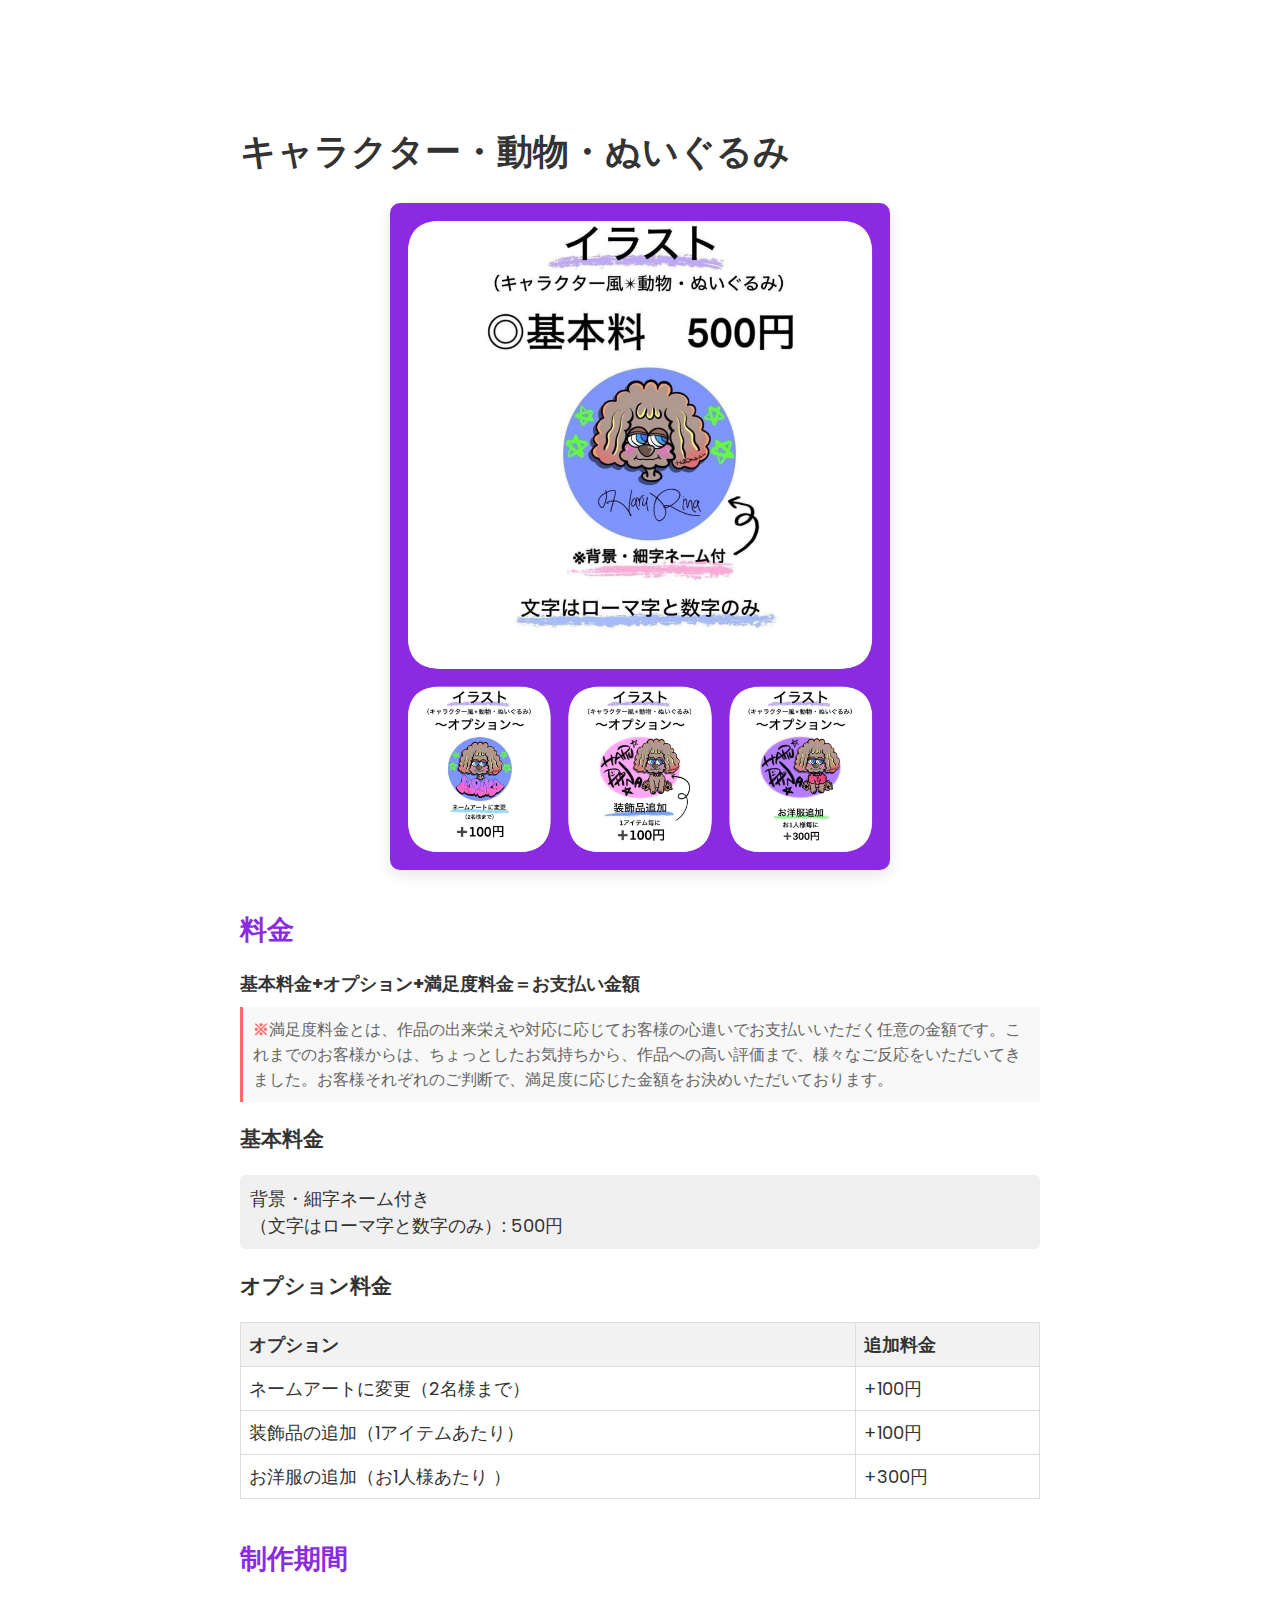
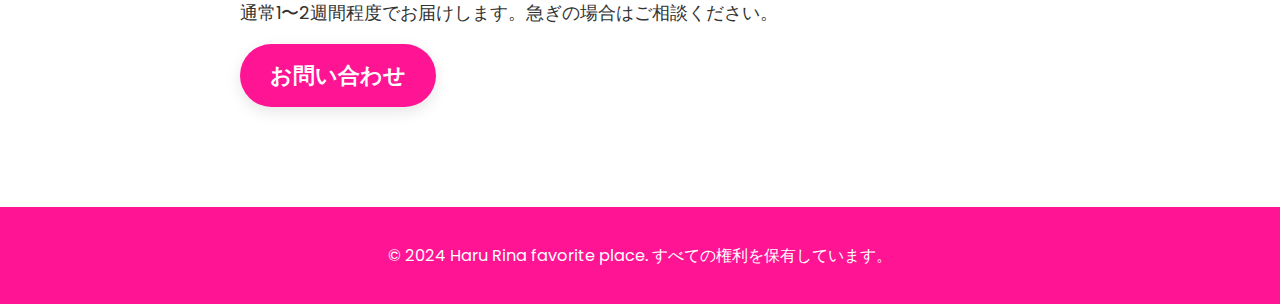
<file: detail-animal.html>
<!DOCTYPE html>
<html lang="ja">
<head>
    <meta charset="UTF-8">
    <meta name="viewport" content="width=device-width, initial-scale=1.0">
    <title>キャラクター・動物・ぬいぐるみイラスト - 詳細 | Haru Rina favorite place</title>
    <link rel="stylesheet" href="style.css">
    <style>
        .bold-text {
            font-weight: bold;
            margin-top: 10px;
            margin-bottom: 10px;
        }
        .annotation {
            font-size: 0.9em;
            color: #666;
            border-left: 3px solid #ff6b6b;
            padding: 10px;
            margin: 10px 0;
            background-color: #f8f8f8;
        }
        .annotation-mark {
            color: #ff6b6b;
            font-weight: bold;
        }
        .detail-section ul {
            list-style-type: none;
            padding-left: 0;
        }
        .detail-section li {
            margin-bottom: 10px;
            padding: 10px;
            background-color: #f0f0f0;
            border-radius: 5px;
        }
        .detail-section h2 {
            color: var(--secondary-color);
            margin-top: 40px;
            margin-bottom: 20px;
        }
        .price-table {
            width: 100%;
            border-collapse: collapse;
            margin-top: 20px;
        }
        .price-table th, .price-table td {
            border: 1px solid #ddd;
            padding: 8px;
            text-align: left;
        }
        .price-table th {
            background-color: #f2f2f2;
        }
    </style>
</head>
<body>
    <header class="header">
        <nav class="nav">
            <a href="index.html">ホーム</a>
            <a href="index.html#about">プロフィール</a>
            <a href="index.html#candies">メニュー</a>
            <a href="index.html#contact">お問い合わせ</a>
        </nav>
    </header>

    <section class="detail-section">
        <h1>キャラクター・動物・ぬいぐるみ</h1>
        <img src="/images/キャラクター動物説明.png" alt="イラスト キャラクター・動物・ぬいぐるみ" class="detail-image">
        
        <h2>料金</h2>
        <p class="bold-text">基本料金+オプション+満足度料金＝お支払い金額</p>
        <p class="annotation">
            <span class="annotation-mark">※</span>満足度料金とは、作品の出来栄えや対応に応じてお客様の心遣いでお支払いいただく任意の金額です。これまでのお客様からは、ちょっとしたお気持ちから、作品への高い評価まで、様々なご反応をいただいてきました。お客様それぞれのご判断で、満足度に応じた金額をお決めいただいております。
        </p>
        <h3>基本料金</h3>
        <ul>
            <li>背景・細字ネーム付き<br>（文字はローマ字と数字のみ）: 500円</li>
        </ul>
        <h3>オプション料金</h3>
        <table class="price-table">
            <tr>
                <th>オプション</th>
                <th>追加料金</th>
            </tr>
            <tr>
                <td>ネームアートに変更（2名様まで）</td>
                <td>+100円</td>
            </tr>
            <tr>
                <td>装飾品の追加（1アイテムあたり）</td>
                <td>+100円</td>
            </tr>
            <tr>
                <td>お洋服の追加（お1人様あたり ）</td>
                <td>+300円</td>
            </tr>
        </table>
        <h2>制作期間</h2>
        <p>通常1〜2週間程度でお届けします。急ぎの場合はご相談ください。</p>
        <a href="index.html#contact" class="cta-button">お問い合わせ</a>
    </section>

    <footer>
        <p>© 2024 Haru Rina favorite place. すべての権利を保有しています。</p>
    </footer>
</body>
</html>
</file>
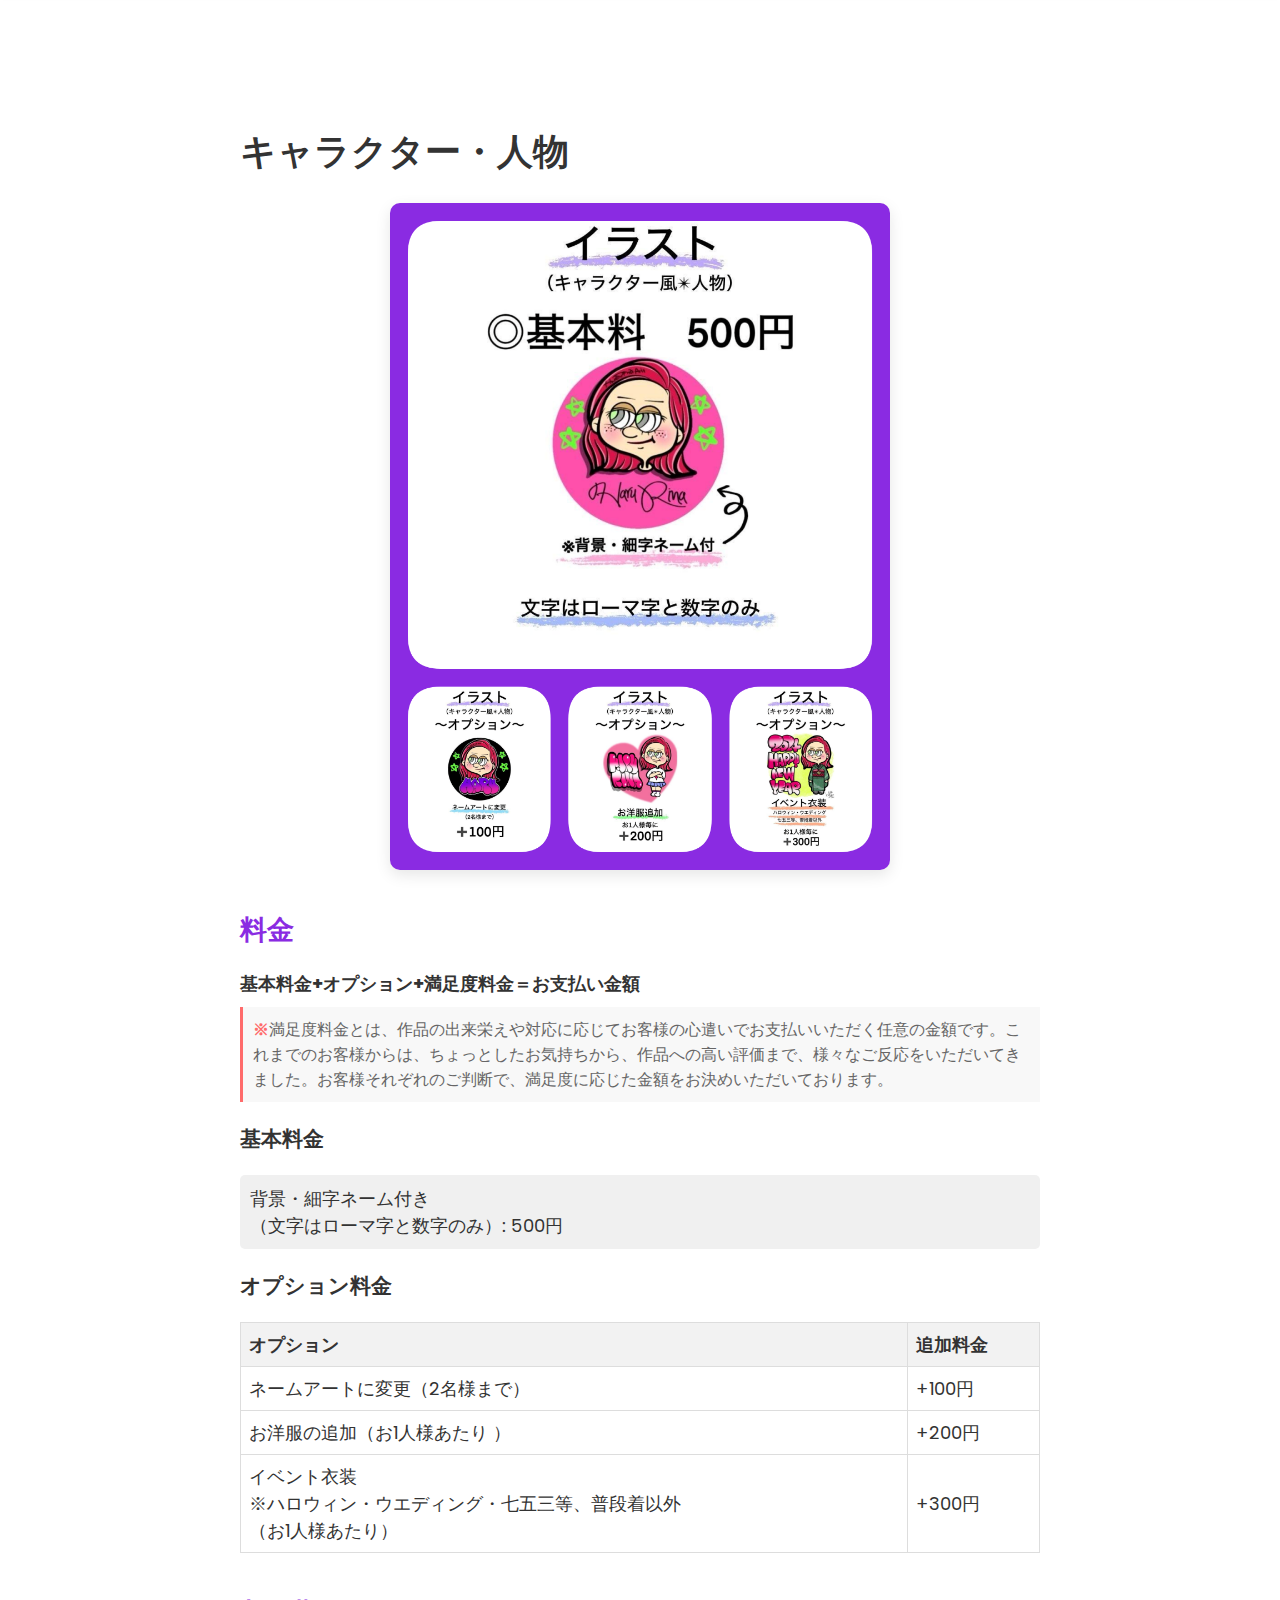
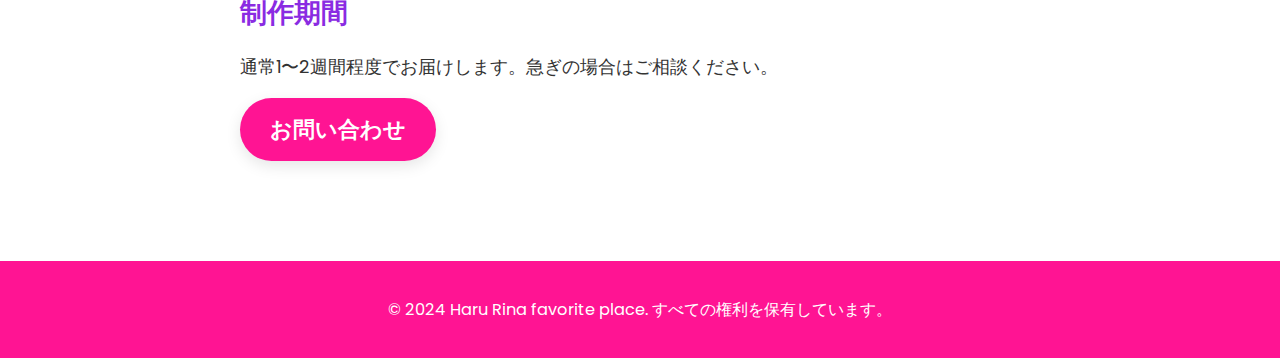
<file: detail-character.html>
<!DOCTYPE html>
<html lang="ja">
<head>
    <meta charset="UTF-8">
    <meta name="viewport" content="width=device-width, initial-scale=1.0">
    <title>キャラクター・動物・ぬいぐるみイラスト - 詳細 | Haru Rina favorite place</title>
    <link rel="stylesheet" href="style.css">
    <style>
        .bold-text {
            font-weight: bold;
            margin-top: 10px;
            margin-bottom: 10px;
        }
        .annotation {
            font-size: 0.9em;
            color: #666;
            border-left: 3px solid #ff6b6b;
            padding: 10px;
            margin: 10px 0;
            background-color: #f8f8f8;
        }
        .annotation-mark {
            color: #ff6b6b;
            font-weight: bold;
        }
        .detail-section ul {
            list-style-type: none;
            padding-left: 0;
        }
        .detail-section li {
            margin-bottom: 10px;
            padding: 10px;
            background-color: #f0f0f0;
            border-radius: 5px;
        }
        .detail-section h2 {
            color: var(--secondary-color);
            margin-top: 40px;
            margin-bottom: 20px;
        }
        .price-table {
            width: 100%;
            border-collapse: collapse;
            margin-top: 20px;
        }
        .price-table th, .price-table td {
            border: 1px solid #ddd;
            padding: 8px;
            text-align: left;
        }
        .price-table th {
            background-color: #f2f2f2;
        }
    </style>
</head>
<body>
    <header class="header">
        <nav class="nav">
            <a href="index.html">ホーム</a>
            <a href="index.html#about">プロフィール</a>
            <a href="index.html#candies">メニュー</a>
            <a href="index.html#contact">お問い合わせ</a>
        </nav>
    </header>

    <section class="detail-section">
        <h1>キャラクター・人物</h1>
        <img src="/images/キャラクター人物説明.png" alt="イラスト キャラクター・動物・ぬいぐるみ" class="detail-image">
        
        <h2>料金</h2>
        <p class="bold-text">基本料金+オプション+満足度料金＝お支払い金額</p>
        <p class="annotation">
            <span class="annotation-mark">※</span>満足度料金とは、作品の出来栄えや対応に応じてお客様の心遣いでお支払いいただく任意の金額です。これまでのお客様からは、ちょっとしたお気持ちから、作品への高い評価まで、様々なご反応をいただいてきました。お客様それぞれのご判断で、満足度に応じた金額をお決めいただいております。
        </p>
        <h3>基本料金</h3>
        <ul>
            <li>背景・細字ネーム付き<br>（文字はローマ字と数字のみ）: 500円</li>
        </ul>
        <h3>オプション料金</h3>
        <table class="price-table">
            <tr>
                <th>オプション</th>
                <th>追加料金</th>
            </tr>
            <tr>
                <td>ネームアートに変更（2名様まで）</td>
                <td>+100円</td>
            </tr>
            <tr>
                <td>お洋服の追加（お1人様あたり ）</td>
                <td>+200円</td>
            </tr>
            <tr>
                <td>イベント衣装<br>※ハロウィン・ウエディング・七五三等、普段着以外 <br>（お1人様あたり）</td>
                <td>+300円</td>
            </tr>
        </table>
        <h2>制作期間</h2>
        <p>通常1〜2週間程度でお届けします。急ぎの場合はご相談ください。</p>
        <a href="index.html#contact" class="cta-button">お問い合わせ</a>
    </section>

    <footer>
        <p>© 2024 Haru Rina favorite place. すべての権利を保有しています。</p>
    </footer>
</body>
</html>
</file>
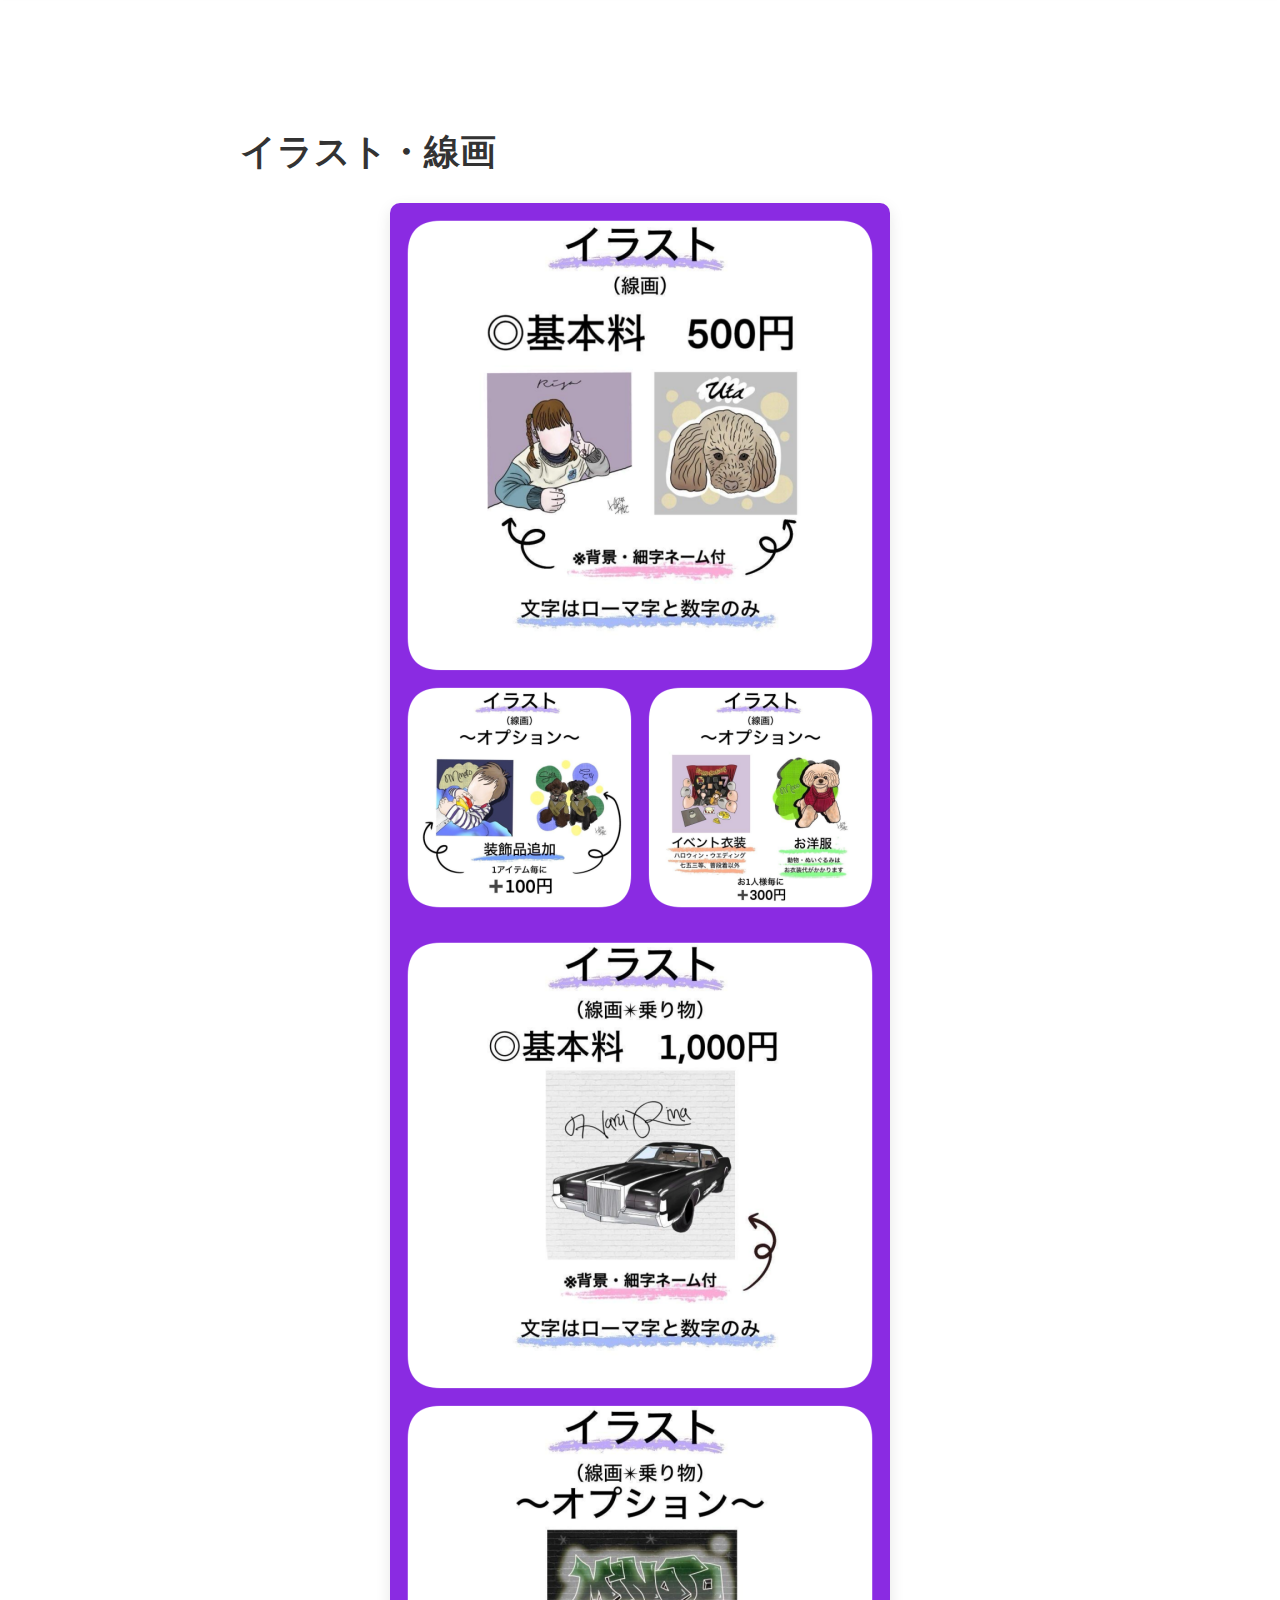
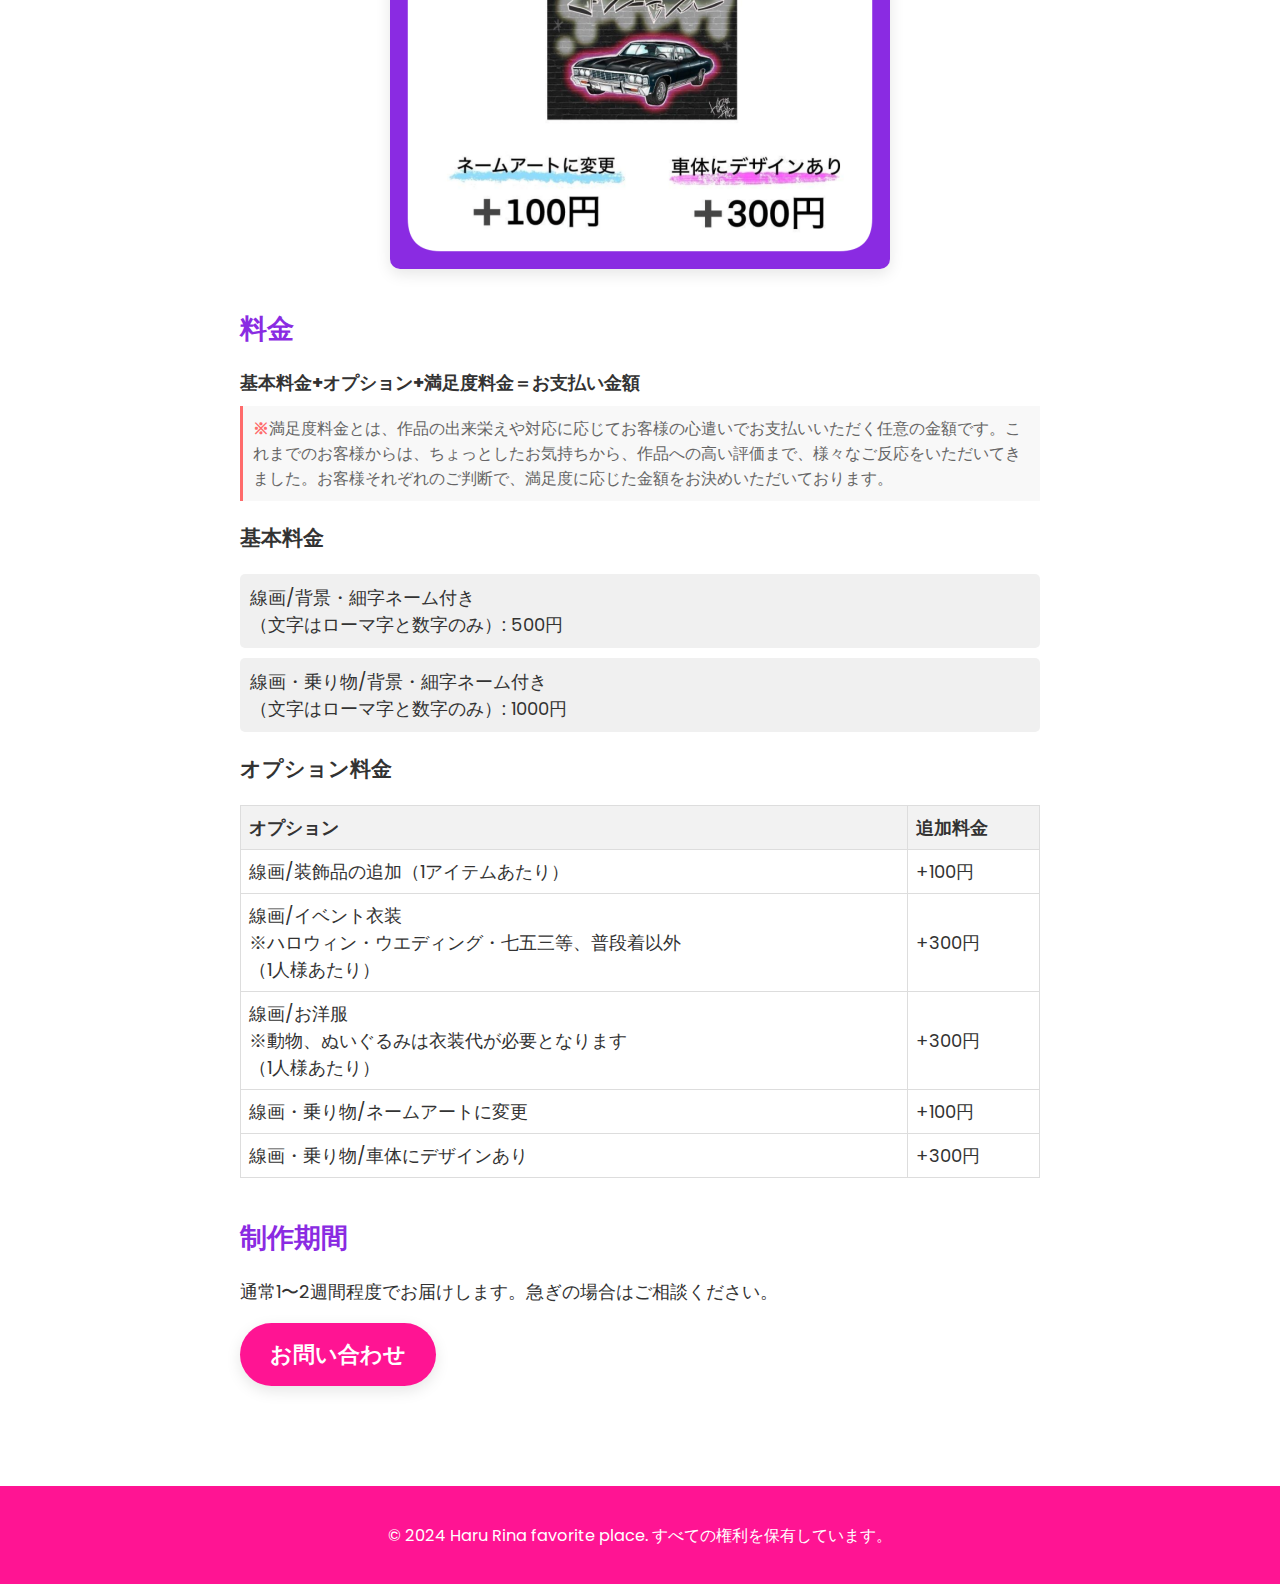
<file: detail-lineart.html>
<!DOCTYPE html>
<html lang="ja">
<head>
    <meta charset="UTF-8">
    <meta name="viewport" content="width=device-width, initial-scale=1.0">
    <title>キャラクター・動物・ぬいぐるみイラスト - 詳細 | Haru Rina favorite place</title>
    <link rel="stylesheet" href="style.css">
    <style>
        .bold-text {
            font-weight: bold;
            margin-top: 10px;
            margin-bottom: 10px;
        }
        .annotation {
            font-size: 0.9em;
            color: #666;
            border-left: 3px solid #ff6b6b;
            padding: 10px;
            margin: 10px 0;
            background-color: #f8f8f8;
        }
        .annotation-mark {
            color: #ff6b6b;
            font-weight: bold;
        }
        .detail-section ul {
            list-style-type: none;
            padding-left: 0;
        }
        .detail-section li {
            margin-bottom: 10px;
            padding: 10px;
            background-color: #f0f0f0;
            border-radius: 5px;
        }
        .detail-section h2 {
            color: var(--secondary-color);
            margin-top: 40px;
            margin-bottom: 20px;
        }
        .price-table {
            width: 100%;
            border-collapse: collapse;
            margin-top: 20px;
        }
        .price-table th, .price-table td {
            border: 1px solid #ddd;
            padding: 8px;
            text-align: left;
        }
        .price-table th {
            background-color: #f2f2f2;
        }
    </style>
</head>
<body>
    <header class="header">
        <nav class="nav">
            <a href="index.html">ホーム</a>
            <a href="index.html#about">プロフィール</a>
            <a href="index.html#candies">メニュー</a>
            <a href="index.html#contact">お問い合わせ</a>
        </nav>
    </header>

    <section class="detail-section">
        <h1>イラスト・線画</h1>
        <img src="/images/イラスト線画1.png" alt="イラスト キャラクター・動物・ぬいぐるみ" class="detail-image">
        
        <h2>料金</h2>
        <p class="bold-text">基本料金+オプション+満足度料金＝お支払い金額</p>
        <p class="annotation">
            <span class="annotation-mark">※</span>満足度料金とは、作品の出来栄えや対応に応じてお客様の心遣いでお支払いいただく任意の金額です。これまでのお客様からは、ちょっとしたお気持ちから、作品への高い評価まで、様々なご反応をいただいてきました。お客様それぞれのご判断で、満足度に応じた金額をお決めいただいております。
        </p>
        <h3>基本料金</h3>
        <ul>
            <li>線画/背景・細字ネーム付き<br>（文字はローマ字と数字のみ）: 500円</li>
            <li>線画・乗り物/背景・細字ネーム付き<br>（文字はローマ字と数字のみ）: 1000円</li>
        </ul>
        <h3>オプション料金</h3>
        <table class="price-table">
            <tr>
                <th>オプション</th>
                <th>追加料金</th>
            </tr>
            <tr>
                <td>線画/装飾品の追加（1アイテムあたり）</td>
                <td>+100円</td>
            </tr>
            <tr>
                <td>線画/イベント衣装<br>※ハロウィン・ウエディング・七五三等、普段着以外<br>（1人様あたり）</td>
                <td>+300円</td>
            </tr>
            <tr>
                <td>線画/お洋服<br>※動物、ぬいぐるみは衣装代が必要となります<br>（1人様あたり）</td>
                <td>+300円</td>
            </tr>
            <tr>
                <td>線画・乗り物/ネームアートに変更</td>
                <td>+100円</td>
            </tr>
            <tr>
                <td>線画・乗り物/車体にデザインあり</td>
                <td>+300円</td>
            </tr>
        </table>
        <h2>制作期間</h2>
        <p>通常1〜2週間程度でお届けします。急ぎの場合はご相談ください。</p>
        <a href="index.html#contact" class="cta-button">お問い合わせ</a>
    </section>

    <footer>
        <p>© 2024 Haru Rina favorite place. すべての権利を保有しています。</p>
    </footer>
</body>
</html>
</file>
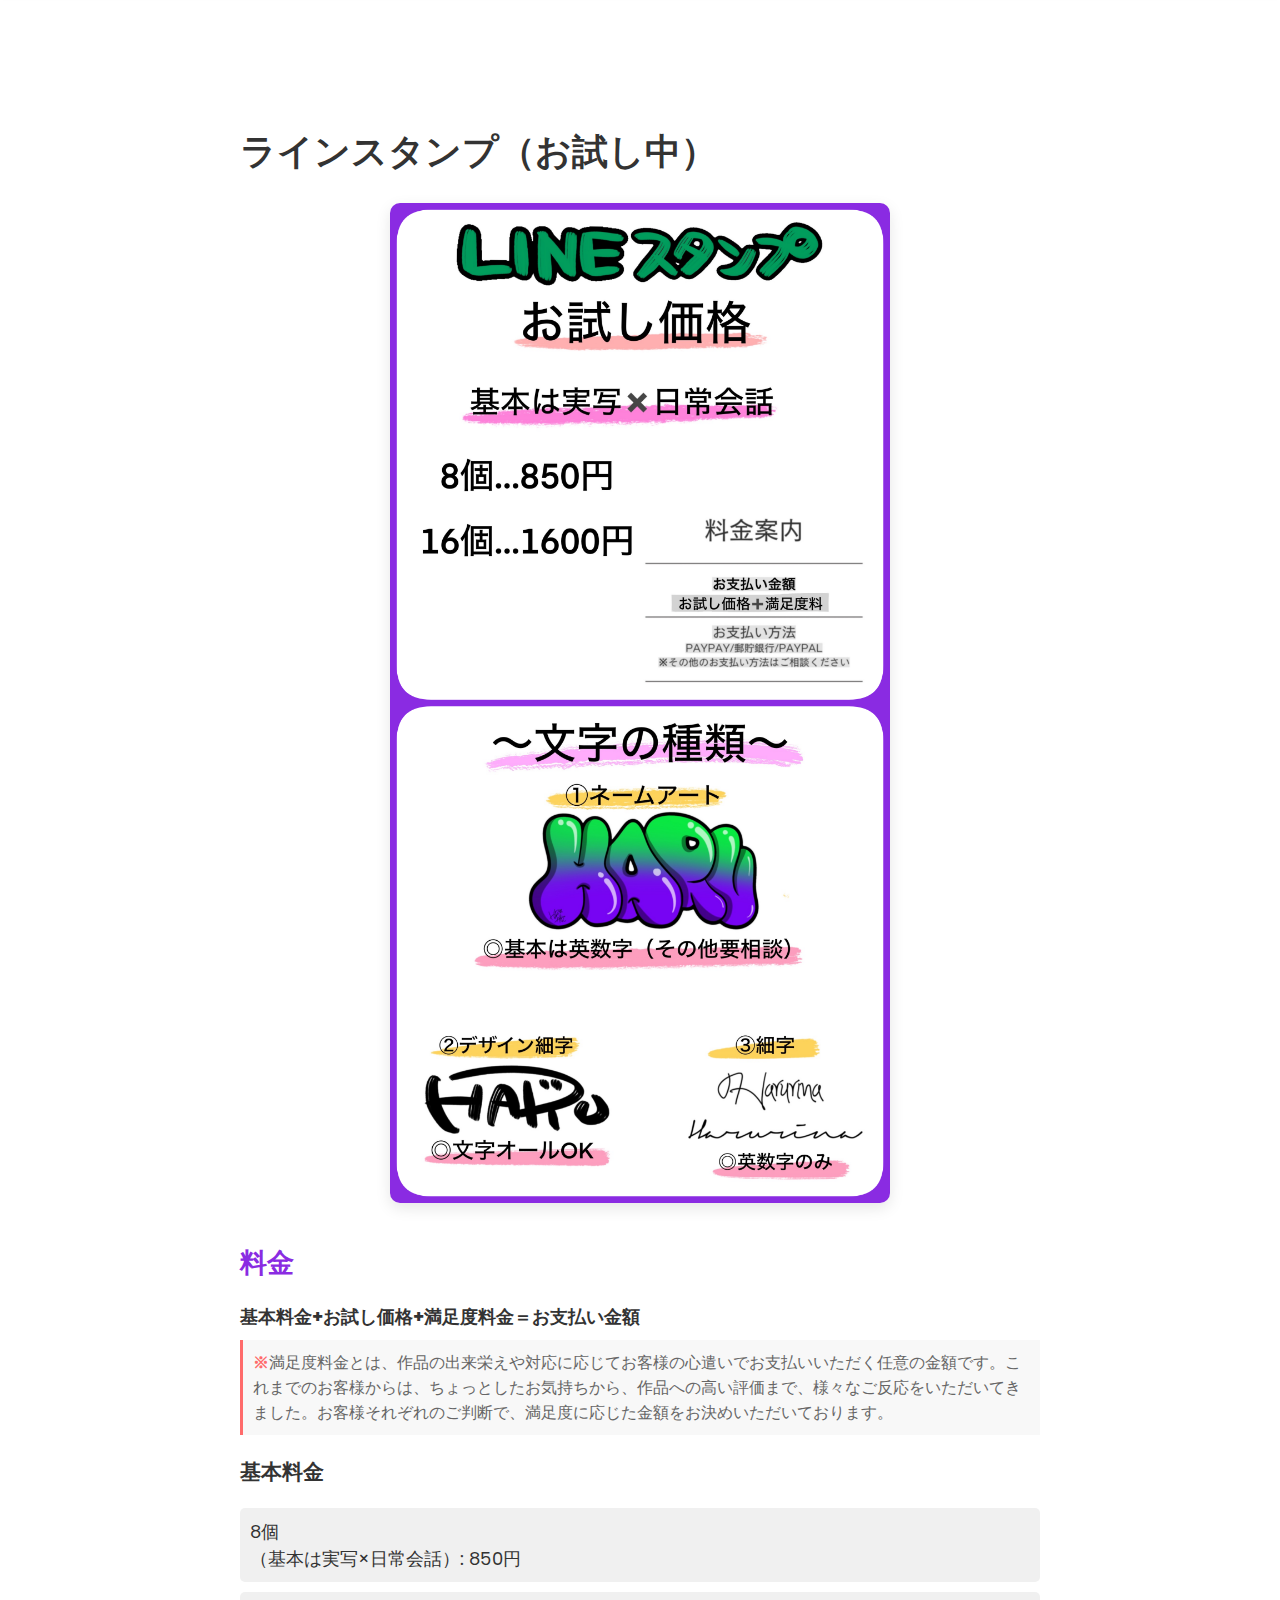
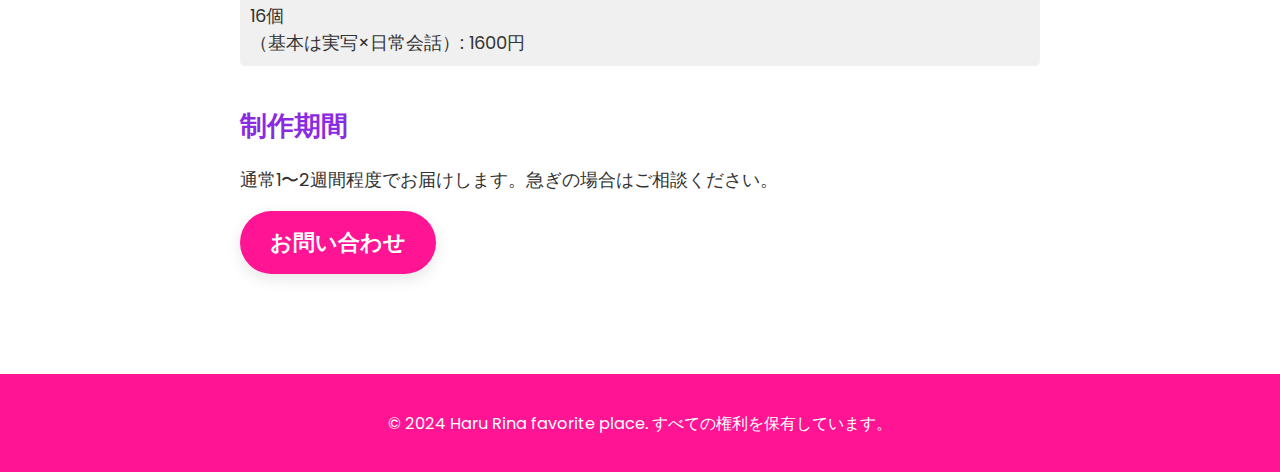
<file: detail-linestamp.html>
<!DOCTYPE html>
<html lang="ja">
<head>
    <meta charset="UTF-8">
    <meta name="viewport" content="width=device-width, initial-scale=1.0">
    <title>キャラクター・動物・ぬいぐるみイラスト - 詳細 | Haru Rina favorite place</title>
    <link rel="stylesheet" href="style.css">
    <style>
        .bold-text {
            font-weight: bold;
            margin-top: 10px;
            margin-bottom: 10px;
        }
        .annotation {
            font-size: 0.9em;
            color: #666;
            border-left: 3px solid #ff6b6b;
            padding: 10px;
            margin: 10px 0;
            background-color: #f8f8f8;
        }
        .annotation-mark {
            color: #ff6b6b;
            font-weight: bold;
        }
        .detail-section ul {
            list-style-type: none;
            padding-left: 0;
        }
        .detail-section li {
            margin-bottom: 10px;
            padding: 10px;
            background-color: #f0f0f0;
            border-radius: 5px;
        }
        .detail-section h2 {
            color: var(--secondary-color);
            margin-top: 40px;
            margin-bottom: 20px;
        }
        .price-table {
            width: 100%;
            border-collapse: collapse;
            margin-top: 20px;
        }
        .price-table th, .price-table td {
            border: 1px solid #ddd;
            padding: 8px;
            text-align: left;
        }
        .price-table th {
            background-color: #f2f2f2;
        }
    </style>
</head>
<body>
    <header class="header">
        <nav class="nav">
            <a href="index.html">ホーム</a>
            <a href="index.html#about">プロフィール</a>
            <a href="index.html#candies">メニュー</a>
            <a href="index.html#contact">お問い合わせ</a>
        </nav>
    </header>

    <section class="detail-section">
        <h1>ラインスタンプ（お試し中）</h1>
        <img src="/images/ラインスタンプ.png" alt="ラインスタンプ" class="detail-image">
        
        <h2>料金</h2>
        <p class="bold-text">基本料金+お試し価格+満足度料金＝お支払い金額</p>
        <p class="annotation">
            <span class="annotation-mark">※</span>満足度料金とは、作品の出来栄えや対応に応じてお客様の心遣いでお支払いいただく任意の金額です。これまでのお客様からは、ちょっとしたお気持ちから、作品への高い評価まで、様々なご反応をいただいてきました。お客様それぞれのご判断で、満足度に応じた金額をお決めいただいております。
        </p>
        <h3>基本料金</h3>
        <ul>
            <li>8個<br>（基本は実写×日常会話）: 850円</li>
            <li>16個<br>（基本は実写×日常会話）: 1600円</li>
        </ul>
        <h2>制作期間</h2>
        <p>通常1〜2週間程度でお届けします。急ぎの場合はご相談ください。</p>
        <a href="index.html#contact" class="cta-button">お問い合わせ</a>
    </section>

    <footer>
        <p>© 2024 Haru Rina favorite place. すべての権利を保有しています。</p>
    </footer>
</body>
</html>
</file>
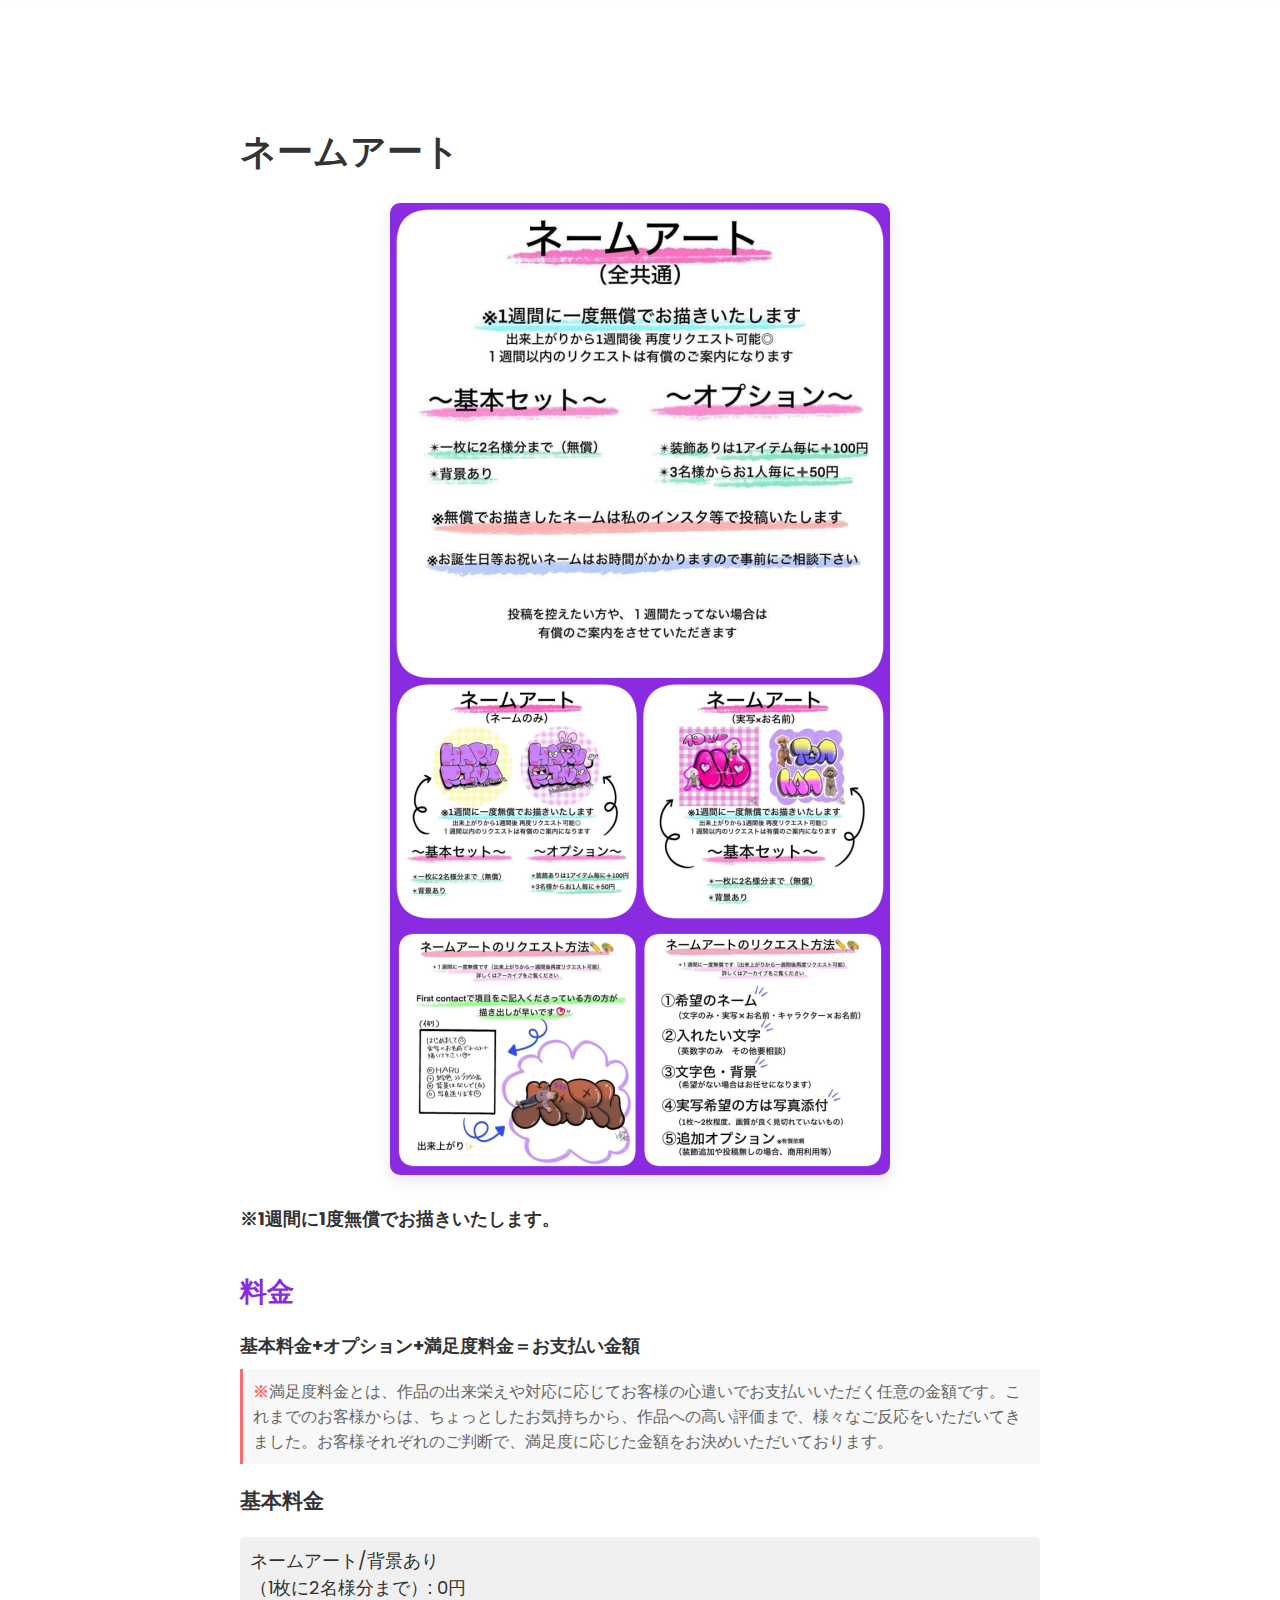
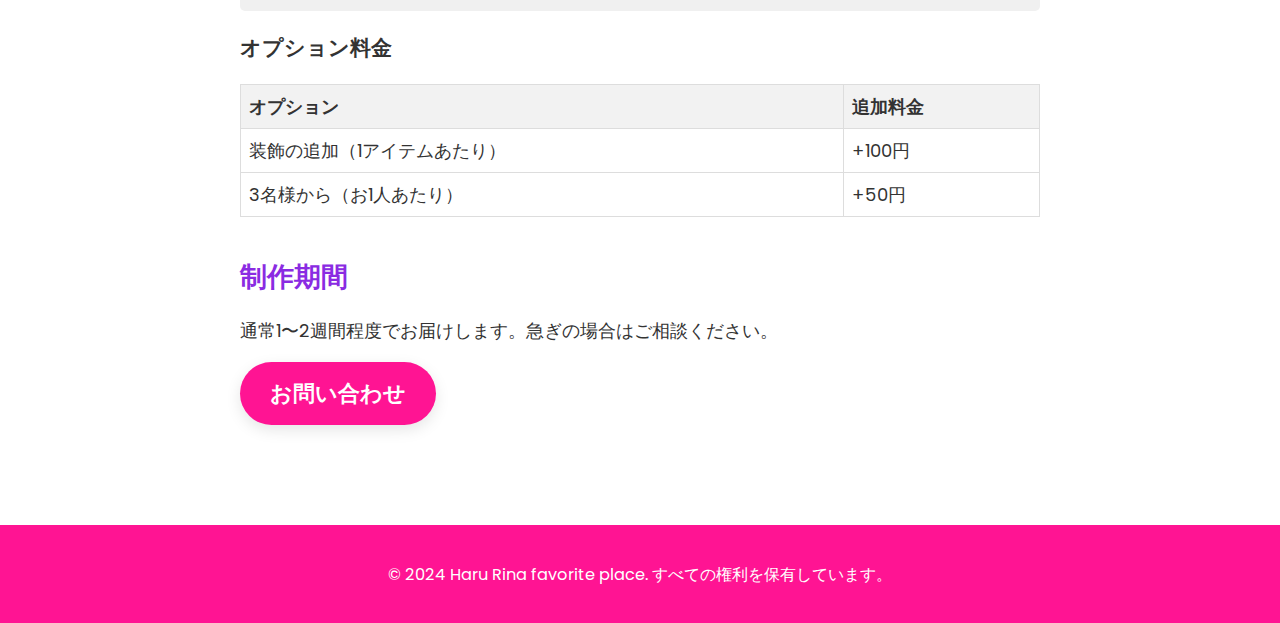
<file: detail-vehicle.html>
<!DOCTYPE html>
<html lang="ja">
<head>
    <meta charset="UTF-8">
    <meta name="viewport" content="width=device-width, initial-scale=1.0">
    <title>キャラクター・動物・ぬいぐるみイラスト - 詳細 | Haru Rina favorite place</title>
    <link rel="stylesheet" href="style.css">
    <style>
        .bold-text {
            font-weight: bold;
            margin-top: 10px;
            margin-bottom: 10px;
        }
        .annotation {
            font-size: 0.9em;
            color: #666;
            border-left: 3px solid #ff6b6b;
            padding: 10px;
            margin: 10px 0;
            background-color: #f8f8f8;
        }
        .annotation-mark {
            color: #ff6b6b;
            font-weight: bold;
        }
        .detail-section ul {
            list-style-type: none;
            padding-left: 0;
        }
        .detail-section li {
            margin-bottom: 10px;
            padding: 10px;
            background-color: #f0f0f0;
            border-radius: 5px;
        }
        .detail-section h2 {
            color: var(--secondary-color);
            margin-top: 40px;
            margin-bottom: 20px;
        }
        .price-table {
            width: 100%;
            border-collapse: collapse;
            margin-top: 20px;
        }
        .price-table th, .price-table td {
            border: 1px solid #ddd;
            padding: 8px;
            text-align: left;
        }
        .price-table th {
            background-color: #f2f2f2;
        }
    </style>
</head>
<body>
    <header class="header">
        <nav class="nav">
            <a href="index.html">ホーム</a>
            <a href="index.html#about">プロフィール</a>
            <a href="index.html#candies">メニュー</a>
            <a href="index.html#contact">お問い合わせ</a>
        </nav>
    </header>

    <section class="detail-section">
        <h1>ネームアート</h1>
        <img src="/images/ネームアート.png" alt="ネームアート" class="detail-image">
        <p class="bold-text">※1週間に1度無償でお描きいたします。</p>
        <h2>料金</h2>
        <p class="bold-text">基本料金+オプション+満足度料金＝お支払い金額</p>
        <p class="annotation">
            <span class="annotation-mark">※</span>満足度料金とは、作品の出来栄えや対応に応じてお客様の心遣いでお支払いいただく任意の金額です。これまでのお客様からは、ちょっとしたお気持ちから、作品への高い評価まで、様々なご反応をいただいてきました。お客様それぞれのご判断で、満足度に応じた金額をお決めいただいております。
        </p>
        <h3>基本料金</h3>
        <ul>
            <li>ネームアート/背景あり<br>（1枚に2名様分まで）: 0円</li>
        </ul>
        <h3>オプション料金</h3>
        <table class="price-table">
            <tr>
                <th>オプション</th>
                <th>追加料金</th>
            </tr>
            <tr>
                <td>装飾の追加（1アイテムあたり）</td>
                <td>+100円</td>
            </tr>
            <tr>
                <td>3名様から（お1人あたり）</td>
                <td>+50円</td>
            </tr>
        </table>
        <h2>制作期間</h2>
        <p>通常1〜2週間程度でお届けします。急ぎの場合はご相談ください。</p>
        <a href="index.html#contact" class="cta-button">お問い合わせ</a>
    </section>

    <footer>
        <p>© 2024 Haru Rina favorite place. すべての権利を保有しています。</p>
    </footer>
</body>
</html>
</file>
<file: style.css>
@import url('https://fonts.googleapis.com/css2?family=Fredoka+One&family=Poppins:wght@400;600&display=swap');

:root {
    --primary-color: #FF1493;    /* ビビッドなピンク */
    --secondary-color: #8A2BE2;  /* ブルーバイオレット（紫） */
    --accent-color: #00BFFF;     /* ディープスカイブルー */
    --text-color: #333333;       /* ダークグレー（テキスト） */
    --bg-color: #FFFFFF;         /* 白（背景） */
    --header-height: 60px;       /* ヘッダーの高さを定義 */
}

html {
    font-size: 18px;
}

body, html {
    margin: 0;
    padding: 0;
    font-family: 'Poppins', sans-serif;
    background-color: var(--bg-color);
    color: var(--text-color);
    overflow-x: hidden;
}

.header {
    background-color: var(--bg-color);
    padding: 15px 0;
    position: fixed;
    width: 100%;
    top: -100px;
    z-index: 1000;
    box-shadow: 0 2px 10px rgba(0,0,0,0.1);
    transition: top 0.3s ease-in-out;
    height: var(--header-height);
}

.header.visible {
    top: 0;
}

.nav {
    display: flex;
    justify-content: space-around;
    max-width: 1200px;
    margin: 0 auto;
}

.nav a {
    color: var(--primary-color);
    text-decoration: none;
    font-weight: 600;
    font-size: 1.1em;
    transition: all 0.3s ease;
}

.nav a:hover {
    color: var(--secondary-color);
    transform: scale(1.1);
}

.hero {
    min-height: 100vh;
    display: flex;
    align-items: center;
    justify-content: center;
    background: var(--bg-color);
    color: var(--text-color);
    text-align: center;
    position: relative;
    overflow: hidden;
    padding-top: calc(var(--header-height) + 5vh);
}

.hero-content {
    position: relative;
    z-index: 1;
    display: flex;
    flex-direction: column;
    align-items: center;
    max-width: 800px;
    width: 100%;
    padding: 20px;
}

.shop-header {
    display: flex;
    align-items: center;
    justify-content: center;
    position: relative;
    width: 100%;
    max-width: 90vw;
    margin: 0 auto 30px;
}

.shop-illustration {
    width: 100%;
    max-width: 70vw;
    margin-left: auto;
}

.shop-illustration-image {
    width: 100%;
    height: auto;
    object-fit: contain;
}

.hero h1 {
    font-family: 'Fredoka One', cursive;
    font-size: 4rem;
    background: linear-gradient(45deg, var(--primary-color), var(--secondary-color), var(--accent-color));
    -webkit-background-clip: text;
    background-clip: text;
    -webkit-text-fill-color: transparent;
    color: var(--primary-color); /* フォールバック色 */
    position: absolute;
    left: 5%;
    top: 50%;
    transform: translateY(-50%);
    max-width: 60%;
    text-align: left;
    z-index: 2;
    word-break: break-word;
}

.hero p {
    font-size: 1.4em;
    margin-bottom: 30px;
    color: var(--text-color);
}

.cta-button {
    display: inline-block;
    padding: 15px 30px;
    background-color: var(--primary-color);
    color: var(--bg-color);
    text-decoration: none;
    border-radius: 50px;
    font-weight: 600;
    transition: all 0.3s ease;
    box-shadow: 0 5px 15px rgba(0, 0, 0, 0.1);
    font-size: 1.2em;
}

.cta-button:hover {
    transform: translateY(-3px) rotate(3deg);
    box-shadow: 0 8px 20px rgba(0, 0, 0, 0.2);
    background-color: var(--secondary-color);
}

.section {
    padding: 100px 20px;
    max-width: 1200px;
    margin: 0 auto;
}

.section h2 {
    text-align: center;
    margin-bottom: 60px;
    font-size: 2.8em;
    color: var(--primary-color);
    font-family: 'Fredoka One', cursive;
}

.candy-grid {
    display: grid;
    grid-template-columns: repeat(auto-fit, minmax(250px, 1fr));
    gap: 30px;
}

.candy-item {
    background-color: var(--bg-color);
    padding: 20px;
    border-radius: 15px;
    box-shadow: 0 10px 20px rgba(0, 0, 0, 0.1);
    transition: all 0.3s ease;
    text-align: center;
    display: flex;
    flex-direction: column;
    justify-content: space-between;
}

.candy-item:hover {
    transform: translateY(-10px) rotate(3deg);
    box-shadow: 0 15px 30px rgba(0, 0, 0, 0.2);
}

.candy-item img {
    width: 100%;
    max-height: 250px;
    margin-bottom: 15px;
    border-radius: 0;
    object-fit: contain;
    object-position: center;
}

.candy-item h3 {
    font-size: 1.6em;
    margin-bottom: 10px;
    color: var(--secondary-color);
}

.candy-item p {
    font-size: 1.2em;
    color: var(--text-color);
    margin-bottom: 15px;
}

.price {
    font-size: 1.4em;
    font-weight: 600;
    color: var(--primary-color);
    margin-bottom: 10px;
    display: block;
}

.detail-link {
    display: inline-block;
    margin-top: 10px;
    padding: 8px 15px;
    background-color: var(--accent-color);
    color: var(--bg-color);
    text-decoration: none;
    border-radius: 20px;
    font-weight: 600;
    transition: all 0.3s ease;
    align-self: center;
}

.detail-link:hover {
    background-color: var(--secondary-color);
    transform: translateY(-2px);
}

#contact {
    background-color: var(--accent-color);
    color: var(--bg-color);
    text-align: center;
}

#contact h2 {
    color: var(--bg-color);
}

footer {
    background-color: var(--primary-color);
    color: var(--bg-color);
    text-align: center;
    padding: 20px 0;
    font-size: 0.9em;
}

.floating-candies {
    position: absolute;
    width: 100%;
    height: 100%;
    overflow: hidden;
    top: 0;
    left: 0;
}

.floating-candies img {
    position: absolute;
    width: 50px;
    height: 50px;
    object-fit: contain;
    opacity: 0.7;
}

@keyframes float {
    0% { transform: translateY(0) rotate(0deg); }
    50% { transform: translateY(-20px) rotate(180deg); }
    100% { transform: translateY(0) rotate(360deg); }
}

.hero .social-links {
    margin: 30px auto 0;
    display: flex;
    flex-direction: column;
    align-items: center;
    gap: 15px;
    width: 100%;
    max-width: 300px;
}

.hero .social-icon {
    background-color: var(--accent-color);
    color: var(--bg-color);
    padding: 15px 30px;
    border-radius: 50px;
    transition: all 0.3s ease;
    text-decoration: none;
    display: flex;
    align-items: center;
    justify-content: center;
    width: 100%;
    box-shadow: 0 5px 15px rgba(0, 0, 0, 0.1);
    font-weight: 600;
    opacity: 1;
    transform: translateY(0);
}

.hero .social-icon:hover {
    transform: translateY(-3px) rotate(3deg);
    box-shadow: 0 8px 20px rgba(0, 0, 0, 0.2);
    background-color: var(--secondary-color);
}

.hero .social-icon img {
    width: 24px;
    height: 24px;
    margin-right: 10px;
}

.hero .social-icon span {
    font-size: 16px;
}

.detail-section {
    max-width: 800px;
    margin: 0 auto;
    padding: 100px 20px;
}

.detail-image {
    width: 100%;
    max-width: 500px;
    height: auto;
    display: block;
    margin: 0 auto 30px;
    border-radius: 10px;
    box-shadow: 0 5px 15px rgba(0, 0, 0, 0.1);
}

.detail-description {
    font-size: 1.1em;
    line-height: 1.6;
    margin-bottom: 30px;
}

.detail-section h2 {
    color: var(--secondary-color);
    margin: 40px 0 20px;
}

@media (max-width: 1024px) {
    html {
        font-size: 16px;
    }
}

@media (max-width: 768px) {
    html {
        font-size: 16px;
    }

    .shop-header {
        flex-direction: row;
        align-items: center;
        justify-content: flex-start;
        overflow: hidden;
    }

    .shop-illustration {
        max-width: 70%;
        margin-left: auto;
    }

    .hero h1 {
        font-size: 3.5em;
        max-width: 60%;
        left: 10px;
        margin-top: 0;
    }

    .hero p {
        font-size: 1.2em;
    }

    .cta-button {
        padding: 10px 20px;
        font-size: 1em;
    }

    .section h2 {
        font-size: 2.4em;
    }

    .candy-item h3 {
        font-size: 1.4em;
    }

    .candy-item p {
        font-size: 1.1em;
    }

    .price {
        font-size: 1.2em;
    }

    .hero .social-icon {
        font-size: 16px;
        padding: 10px 20px;
    }

    .hero .social-icon img {
        width: 24px;
        height: 24px;
    }
}

@media (max-width: 480px) {
    .shop-illustration {
        max-width: 80%;
    }

    .hero h1 {
        font-size: 3em;
        max-width: 50%;
        left: 5px;
    }
}

@media (min-width: 1200px) {
    .shop-illustration {
        max-width: 60vw;
    }

    .hero h1 {
        font-size: 4rem;
        max-width: 50%;
    }
}

@media only screen 
    and (device-width: 430px) 
    and (device-height: 932px) 
    and (-webkit-device-pixel-ratio: 3) {
    .shop-header {
        max-width: 95vw;
    }

    .hero h1 {
        font-size: 3rem;
        max-width: 55%;
        left: 3%;
    }
}
</file>
